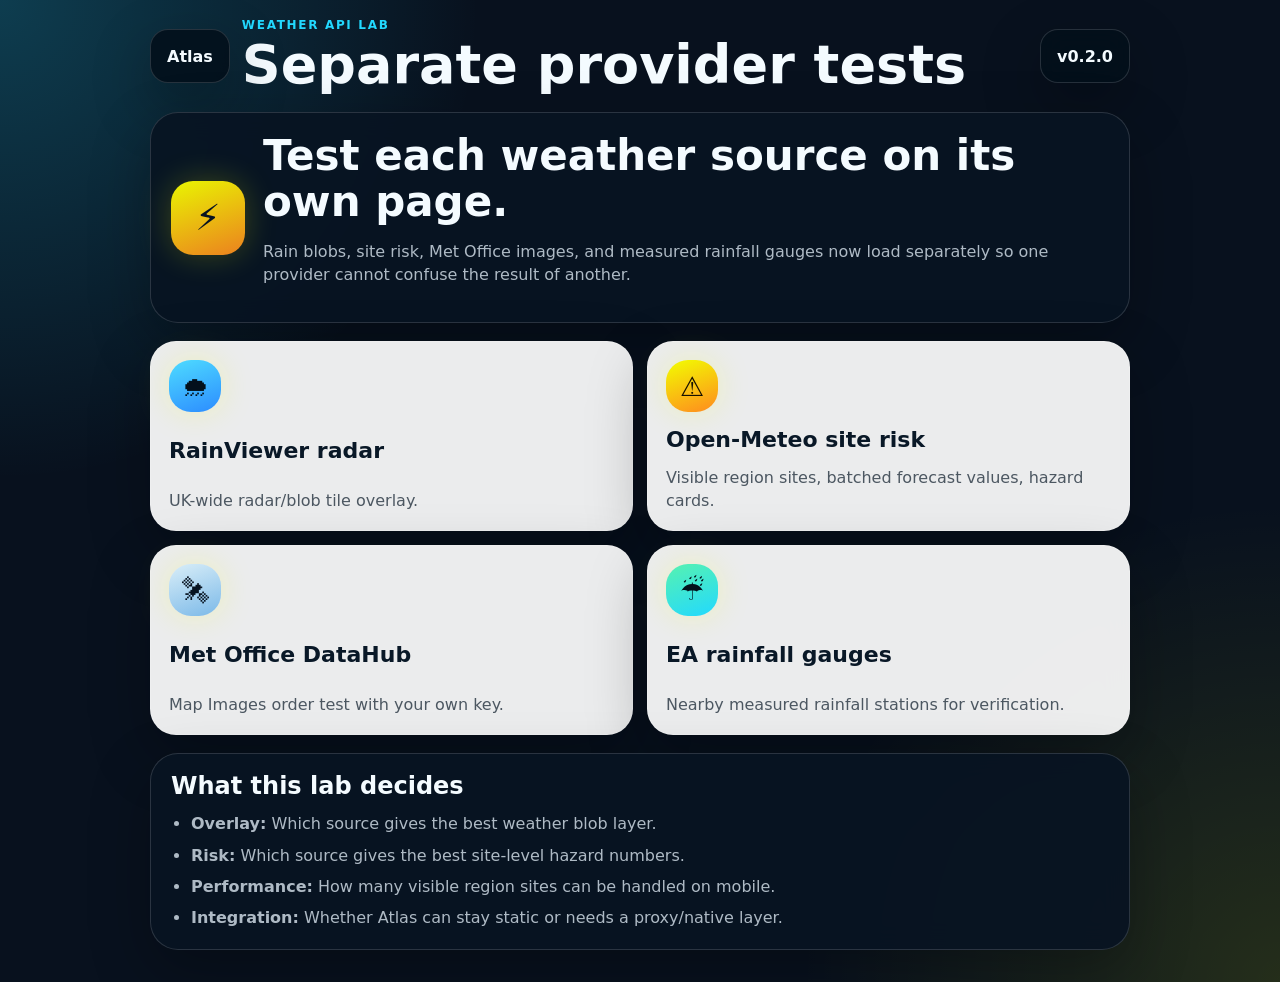
<file: index.html>
<!doctype html>
<html lang="en">
<head>
  <meta charset="utf-8" />
  <meta name="viewport" content="width=device-width, initial-scale=1, viewport-fit=cover" />
  <title>Atlas Weather API Lab</title>
  <link rel="stylesheet" href="styles.css?v=0.2.0" />
</head>
<body>
  <main class="lab-shell lab-home">
    <header class="lab-header">
      <a class="back-link" href="https://beezelbun.github.io/The-Field-Engineers-Atlas/">Atlas</a>
      <div>
        <p class="eyebrow">Weather API lab</p>
        <h1>Separate provider tests</h1>
      </div>
      <span class="version-pill">v0.2.0</span>
    </header>

    <section class="hero-card">
      <div class="hero-icon" aria-hidden="true">⚡</div>
      <div>
        <h2>Test each weather source on its own page.</h2>
        <p>Rain blobs, site risk, Met Office images, and measured rainfall gauges now load separately so one provider cannot confuse the result of another.</p>
      </div>
    </section>

    <section class="page-grid" aria-label="Weather provider test pages">
      <a class="page-card radar" href="rainviewer.html">
        <span class="card-icon" aria-hidden="true">🌧</span>
        <strong>RainViewer radar</strong>
        <span>UK-wide radar/blob tile overlay.</span>
      </a>

      <a class="page-card risk" href="openmeteo.html">
        <span class="card-icon" aria-hidden="true">⚠</span>
        <strong>Open-Meteo site risk</strong>
        <span>Visible region sites, batched forecast values, hazard cards.</span>
      </a>

      <a class="page-card metoffice" href="metoffice.html">
        <span class="card-icon" aria-hidden="true">🛰</span>
        <strong>Met Office DataHub</strong>
        <span>Map Images order test with your own key.</span>
      </a>

      <a class="page-card gauges" href="ea-rainfall.html">
        <span class="card-icon" aria-hidden="true">☔</span>
        <strong>EA rainfall gauges</strong>
        <span>Nearby measured rainfall stations for verification.</span>
      </a>
    </section>

    <section class="decision-card">
      <h2>What this lab decides</h2>
      <ul>
        <li><strong>Overlay:</strong> Which source gives the best weather blob layer.</li>
        <li><strong>Risk:</strong> Which source gives the best site-level hazard numbers.</li>
        <li><strong>Performance:</strong> How many visible region sites can be handled on mobile.</li>
        <li><strong>Integration:</strong> Whether Atlas can stay static or needs a proxy/native layer.</li>
      </ul>
    </section>
  </main>
</body>
</html>
</file>
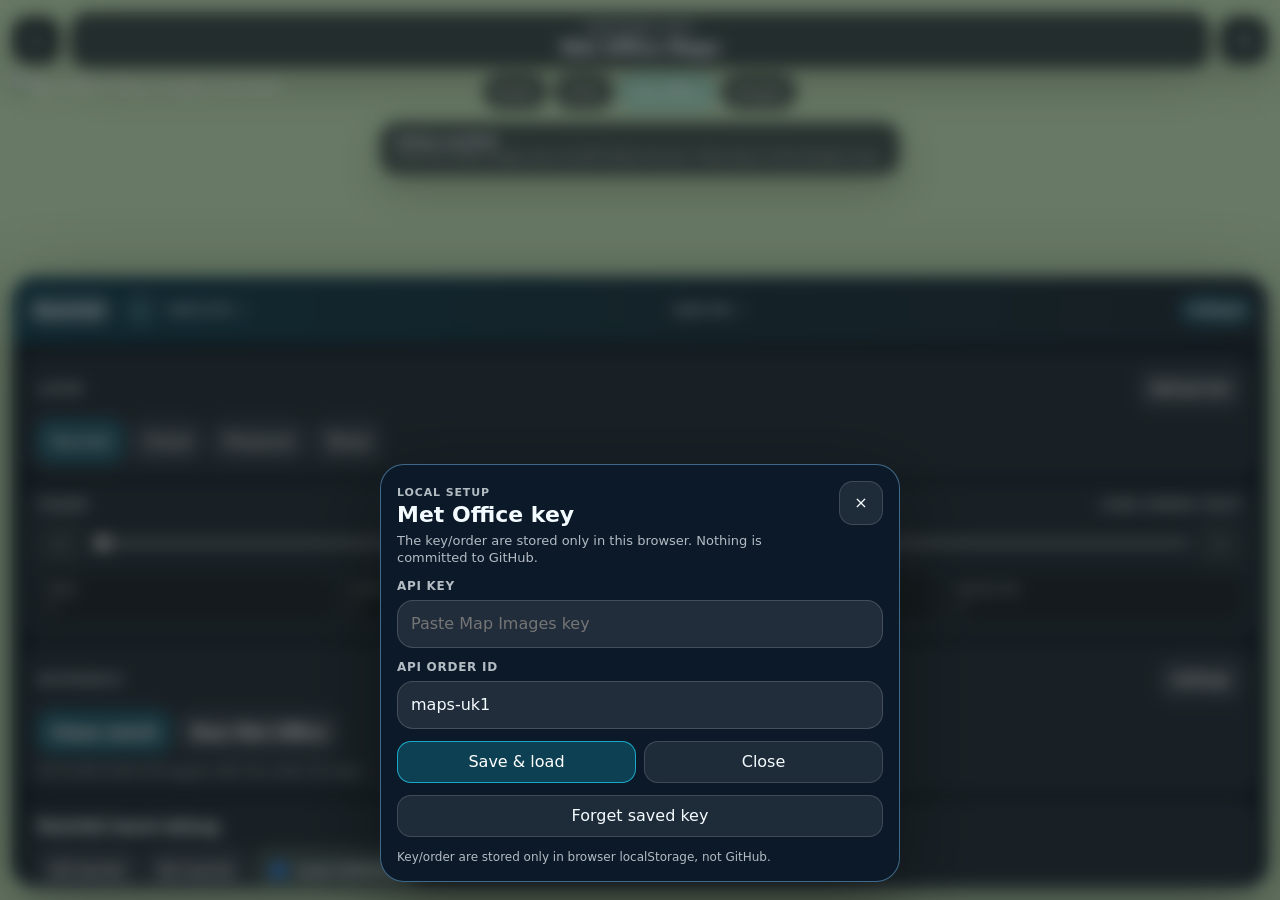
<file: metoffice.html>
<!doctype html>
<html lang="en">
<head>
  <meta charset="utf-8" />
  <meta name="viewport" content="width=device-width, initial-scale=1, viewport-fit=cover" />
  <title>Met Office Map Images · Atlas Weather API Lab</title>
  <link rel="stylesheet" href="styles.css?v=0.3.8" />
  <link rel="stylesheet" href="metoffice.css?v=0.3.9" />
</head>
<body class="metoffice-redo-page">
  <main class="mo-shell" data-page="metoffice">
    <section class="mo-stage" aria-label="Met Office map image preview">
      <img id="moImage" class="mo-image" alt="Met Office Map Images preview" hidden />
      <div id="moPlaceholder" class="mo-empty-state">
        <strong>Met Office forecast image</strong>
        <span>Paste your local Map Images key/order once. The order list is cached locally and only the selected PNG frame is loaded.</span>
      </div>
    </section>

    <header class="mo-topbar" aria-label="Met Office page header">
      <a class="mo-round-button" href="index.html" aria-label="Back to lab home">‹</a>
      <div class="mo-title">
        <span>Provider test</span>
        <strong>Met Office Maps</strong>
      </div>
      <button class="mo-round-button" id="moOpenSettings" type="button" aria-label="Open Met Office settings">⚙</button>
    </header>

    <nav class="mo-provider-nav" aria-label="Provider pages">
      <a href="rainviewer.html">Radar</a>
      <a href="openmeteo.html">Sites</a>
      <a class="is-active" href="metoffice.html">Met Office</a>
      <a href="ea-rainfall.html">Gauges</a>
    </nav>

    <section class="mo-status" id="moStatus" aria-live="polite">
      <strong>Waiting for setup</strong>
      <span>Saved Map Images key/order will auto-load from this browser if already stored.</span>
    </section>

    <section class="mo-bottom-panel" id="moPanel" aria-label="Met Office image controls">
      <button class="mo-panel-summary" id="moPanelToggle" type="button" aria-expanded="true">
        <span class="mo-summary-name" id="moCompactLayer">Rainfall</span>
        <span class="mo-summary-step" id="moCompactStep">T+0</span>
        <span id="moCompactUtc">Valid UTC: --</span>
        <span id="moCompactUk">Valid UK: --</span>
        <strong id="moPanelToggleText">Collapse</strong>
      </button>

      <div class="mo-panel-body" id="moPanelBody">
        <div class="mo-control-section">
          <div class="mo-section-head">
            <span>Layer</span>
            <button class="mo-small-button" id="moRefreshOrder" type="button">Refresh list</button>
          </div>
          <div class="mo-layer-grid" aria-label="Met Office layers">
            <button class="mo-layer-button is-active" type="button" data-layer="rainfall">Rainfall</button>
            <button class="mo-layer-button" type="button" data-layer="cloud">Cloud</button>
            <button class="mo-layer-button" type="button" data-layer="pressure">Pressure</button>
            <button class="mo-layer-button" type="button" data-layer="temperature">Temp</button>
          </div>
        </div>

        <div class="mo-control-section">
          <div class="mo-section-head">
            <span>Frame</span>
            <span id="moFrameCount">Load order first</span>
          </div>
          <div class="mo-frame-controls">
            <button id="moPrevFrame" type="button" aria-label="Previous Met Office frame">‹</button>
            <input id="moFrameSlider" type="range" min="0" max="0" value="0" disabled />
            <button id="moNextFrame" type="button" aria-label="Next Met Office frame">›</button>
          </div>
          <div class="mo-time-grid" aria-live="polite">
            <div><span>Run</span><strong id="moRunLabel">--</strong></div>
            <div><span>Step</span><strong id="moStepLabel">--</strong></div>
            <div><span>Valid UTC</span><strong id="moValidUtcLabel">--</strong></div>
            <div><span>Valid UK</span><strong id="moValidUkLabel">--</strong></div>
          </div>
        </div>

        <div class="mo-control-section">
          <div class="mo-section-head">
            <span>Reference</span>
            <button class="mo-small-button" id="moOpenSettingsInline" type="button">Settings</button>
          </div>
          <div class="mo-view-toggle" role="group" aria-label="Rainfall colour comparison">
            <button class="is-active" id="moCleanView" type="button">Clean mm/h</button>
            <button id="moRawView" type="button">Raw Met Office</button>
          </div>
          <p class="mo-note" id="moMetaLabel">Full model extent will appear after the order list loads.</p>
        </div>

        <details class="mo-band-debug" id="moBandDebug" open>
          <summary>Rainfall band debug</summary>
          <div class="mo-debug-actions">
            <button class="mo-small-button" id="moAllBands" type="button">All bands</button>
            <button class="mo-small-button" id="moNoBands" type="button">No bands</button>
            <label class="mo-land-toggle"><input id="moShowLand" type="checkbox" checked /> Land #B3D0AE</label>
          </div>
          <div class="mo-band-list" id="moBandList" aria-label="Rainfall band filters"></div>
          <div class="mo-count-grid" id="moCountGrid" aria-label="Pixel classification counts"></div>
        </details>
      </div>
    </section>

    <section class="mo-settings-panel" id="moSettingsPanel" aria-label="Met Office setup" hidden>
      <div class="mo-settings-card">
        <div class="mo-settings-head">
          <div>
            <span>Local setup</span>
            <strong>Met Office key</strong>
            <p>The key/order are stored only in this browser. Nothing is committed to GitHub.</p>
          </div>
          <button class="mo-close-button" id="moCloseSettings" type="button" aria-label="Close settings">×</button>
        </div>

        <label class="mo-input-row">
          <span>API key</span>
          <input id="moApiKey" type="password" autocomplete="off" placeholder="Paste Map Images key" />
        </label>

        <label class="mo-input-row">
          <span>API Order ID</span>
          <input id="moOrderId" autocomplete="off" autocapitalize="off" spellcheck="false" placeholder="maps-uk1" />
        </label>

        <div class="mo-settings-actions">
          <button class="mo-primary-button" id="moSaveSettings" type="button">Save & load</button>
          <button class="mo-secondary-button" id="moCloseSetup" type="button">Close</button>
        </div>

        <div class="mo-settings-actions mo-settings-actions-secondary">
          <button class="mo-secondary-button" id="moForgetSettings" type="button">Forget saved key</button>
        </div>

        <p class="mo-note" id="moStorageNote">Key/order are not saved in GitHub.</p>
      </div>
    </section>
  </main>

  <script src="metoffice.js?v=0.3.9"></script>
</body>
</html>
</file>
<file: styles.css>
:root {
  color-scheme: light;
  --page-bg: #08111e;
  --card-bg: rgba(8, 20, 34, 0.92);
  --card-bg-soft: rgba(255, 255, 255, 0.92);
  --line: rgba(255, 255, 255, 0.14);
  --line-dark: rgba(7, 18, 31, 0.12);
  --text: #f4fbff;
  --text-soft: rgba(234, 246, 255, 0.74);
  --text-dark: #091827;
  --text-dark-soft: rgba(9, 24, 39, 0.7);
  --cyan: #22d9ff;
  --yellow: #f6d55c;
  --orange: #ff8a1f;
  --red: #ff3131;
  --blue: #2c8cff;
  --green: #36dc72;
  --shadow: 0 22px 60px rgba(0, 0, 0, 0.28);
  --safe-top: env(safe-area-inset-top, 0px);
  --safe-bottom: env(safe-area-inset-bottom, 0px);
  font-family: Inter, ui-sans-serif, system-ui, -apple-system, BlinkMacSystemFont, "Segoe UI", sans-serif;
}

* { box-sizing: border-box; }

html, body {
  width: 100%;
  min-height: 100%;
  margin: 0;
}

body {
  background:
    radial-gradient(circle at top left, rgba(34, 217, 255, 0.22), transparent 30rem),
    radial-gradient(circle at bottom right, rgba(242, 255, 0, 0.12), transparent 30rem),
    var(--page-bg);
  color: var(--text);
}

a { color: inherit; }

button, input, select {
  font: inherit;
}

button, a, input, select {
  -webkit-tap-highlight-color: transparent;
}

.lab-shell {
  min-height: 100vh;
  min-height: 100svh;
}

.lab-home,
.page-shell {
  width: min(980px, calc(100vw - 28px));
  margin: 0 auto;
  padding: calc(var(--safe-top) + 18px) 0 calc(var(--safe-bottom) + 32px);
}

.map-shell {
  position: fixed;
  inset: 0;
  overflow: hidden;
  background: #071321;
}

.map {
  position: absolute;
  inset: 0;
  z-index: 1;
}

.lab-header,
.map-header {
  display: grid;
  align-items: center;
  gap: 12px;
}

.lab-header {
  grid-template-columns: auto 1fr auto;
  margin-bottom: 18px;
}

.map-header {
  position: fixed;
  z-index: 4200;
  left: 14px;
  right: 14px;
  top: calc(var(--safe-top) + 14px);
  grid-template-columns: 54px 1fr 54px;
}

.back-link,
.version-pill,
.shell-button,
.title-box,
.search-box,
.page-tabs,
.mini-nav,
.hero-card,
.page-card,
.decision-card,
.form-card,
.floating-panel {
  border: 1px solid var(--line);
  box-shadow: var(--shadow);
  backdrop-filter: blur(14px);
}

.back-link,
.version-pill,
.shell-button,
.title-box,
.search-box {
  min-height: 54px;
  border-radius: 18px;
  background: rgba(3, 15, 27, 0.88);
  color: var(--text);
  text-decoration: none;
}

.back-link,
.version-pill,
.shell-button {
  display: grid;
  place-items: center;
  padding: 0 16px;
  font-weight: 800;
}

.shell-button {
  border-color: rgba(34, 217, 255, 0.58);
  box-shadow: 0 0 22px rgba(34, 217, 255, 0.22);
  font-size: 30px;
  line-height: 1;
}

.title-box,
.search-box {
  display: flex;
  align-items: center;
  gap: 10px;
  padding: 0 16px;
}

.title-box {
  display: block;
  padding-top: 7px;
}

.title-box h1,
.lab-header h1,
.hero-card h2,
.decision-card h2,
.form-card h2,
.floating-panel h2 {
  margin: 0;
  line-height: 1.08;
}

.title-box h1 { font-size: 19px; }
.lab-header h1 { font-size: clamp(28px, 8vw, 54px); }

.eyebrow {
  margin: 0 0 4px;
  color: var(--cyan);
  font-size: 12px;
  font-weight: 800;
  letter-spacing: 0.14em;
  text-transform: uppercase;
}

.search-box span {
  font-size: 30px;
  line-height: 1;
}

.search-box input,
.input-row input,
.input-row select {
  width: 100%;
  min-width: 0;
  border: 0;
  outline: 0;
  background: transparent;
  color: inherit;
}

.search-box input::placeholder,
.input-row input::placeholder {
  color: rgba(234, 246, 255, 0.62);
}

.hero-card,
.decision-card,
.form-card {
  border-radius: 28px;
  background: var(--card-bg);
  padding: 20px;
  margin-top: 18px;
}

.hero-card {
  display: grid;
  grid-template-columns: 74px 1fr;
  align-items: center;
  gap: 18px;
}

.hero-card h2 { font-size: clamp(24px, 6vw, 42px); }
.hero-card p,
.page-card span,
.decision-card li,
.form-card p,
.floating-panel p,
.source-note {
  color: var(--text-soft);
  line-height: 1.45;
}

.hero-icon,
.card-icon,
.hazard-icon {
  display: grid;
  place-items: center;
  border-radius: 22px;
  background: linear-gradient(160deg, rgba(242,255,0,0.96), rgba(255,138,31,0.92));
  color: #071321;
  box-shadow: 0 0 32px rgba(242,255,0,0.22);
}

.hero-icon {
  width: 74px;
  height: 74px;
  font-size: 36px;
}

.page-grid {
  display: grid;
  grid-template-columns: repeat(2, minmax(0, 1fr));
  gap: 14px;
  margin-top: 18px;
}

.page-card {
  min-height: 190px;
  display: flex;
  flex-direction: column;
  justify-content: space-between;
  gap: 10px;
  border-radius: 26px;
  background: rgba(255,255,255,0.92);
  color: var(--text-dark);
  padding: 18px;
  text-decoration: none;
}

.page-card strong {
  font-size: 22px;
  line-height: 1.05;
}

.page-card span:not(.card-icon) {
  color: var(--text-dark-soft);
}

.card-icon {
  width: 52px;
  height: 52px;
  font-size: 27px;
}

.page-card.radar .card-icon { background: linear-gradient(160deg, #4edcff, #2c8cff); color: #03101c; }
.page-card.risk .card-icon { background: linear-gradient(160deg, #f2ff00, #ff8a1f); color: #161000; }
.page-card.metoffice .card-icon { background: linear-gradient(160deg, #d9eef8, #7bb9e8); color: #071321; }
.page-card.gauges .card-icon { background: linear-gradient(160deg, #56f2b0, #22d9ff); color: #03101c; }

.decision-card ul {
  margin: 12px 0 0;
  padding-left: 20px;
}

.decision-card li + li { margin-top: 8px; }

.page-tabs,
.mini-nav {
  display: flex;
  gap: 8px;
  padding: 8px;
  border-radius: 22px;
  background: rgba(3, 15, 27, 0.78);
}

.page-tabs {
  margin: 18px 0;
}

.mini-nav {
  position: fixed;
  z-index: 4200;
  left: 14px;
  right: 14px;
  top: calc(var(--safe-top) + 78px);
  overflow-x: auto;
}

.page-tabs a,
.mini-nav a {
  flex: 1;
  min-width: max-content;
  padding: 10px 12px;
  border-radius: 15px;
  color: rgba(240, 250, 255, 0.74);
  text-align: center;
  text-decoration: none;
  font-size: 14px;
  font-weight: 800;
}

.page-tabs a.is-active,
.mini-nav a.is-active {
  background: rgba(34, 217, 255, 0.16);
  color: var(--text);
  box-shadow: inset 0 0 0 1px rgba(34, 217, 255, 0.34);
}

.mode-pill {
  position: fixed;
  z-index: 4300;
  top: calc(var(--safe-top) + 140px);
  left: 50%;
  transform: translateX(-50%);
  min-width: min(76vw, 360px);
  min-height: 42px;
  display: flex;
  align-items: center;
  justify-content: center;
  gap: 10px;
  padding: 8px 14px;
  border: 2px solid var(--cyan);
  border-radius: 999px;
  color: var(--cyan);
  background: rgba(5, 13, 22, 0.9);
  box-shadow: 0 0 30px rgba(34,217,255,0.28);
  letter-spacing: 0.12em;
  font-size: 12px;
}

.mode-pill.warning {
  border-color: var(--yellow);
  color: var(--yellow);
  box-shadow: 0 0 30px rgba(242,255,0,0.3);
}

.mode-pill.gauges-mode {
  border-color: var(--green);
  color: var(--green);
  box-shadow: 0 0 30px rgba(54,220,114,0.28);
}

.mode-pulse {
  animation: pulseFlash 1.2s infinite alternate;
}

.floating-panel {
  position: fixed;
  z-index: 4300;
  left: 18px;
  bottom: calc(var(--safe-bottom) + 18px);
  width: min(360px, calc(100vw - 36px));
  max-height: min(54vh, 470px);
  overflow: auto;
  border-radius: 26px;
  background: rgba(7, 18, 31, 0.93);
  color: var(--text);
  padding: 16px;
}

.wide-panel {
  width: min(440px, calc(100vw - 36px));
}

.panel-head {
  display: flex;
  align-items: center;
  gap: 12px;
  margin-bottom: 10px;
}

.hazard-icon {
  width: 48px;
  height: 48px;
  flex: 0 0 auto;
  font-size: 24px;
}

.button-stack {
  display: grid;
  gap: 10px;
  margin-top: 14px;
}

.inline-buttons {
  grid-template-columns: 1fr 1fr;
}

.primary-action,
.secondary-action,
.small-action {
  min-height: 48px;
  border: 0;
  border-radius: 16px;
  font-weight: 900;
  cursor: pointer;
}

.primary-action {
  background: linear-gradient(135deg, var(--yellow), var(--orange));
  color: #101100;
  box-shadow: 0 0 26px rgba(242,255,0,0.22);
}

.secondary-action {
  border: 1px solid rgba(255,255,255,0.15);
  background: rgba(255,255,255,0.08);
  color: var(--text);
}

.primary-action:disabled,
.secondary-action:disabled {
  opacity: 0.58;
}

.range-row,
.input-row {
  display: grid;
  gap: 8px;
  margin-top: 14px;
}

.range-row {
  grid-template-columns: 72px 1fr 72px;
  align-items: center;
}

.range-row span,
.input-row span {
  color: var(--text-soft);
  font-size: 13px;
  font-weight: 800;
}

.range-row strong {
  text-align: right;
  color: var(--text);
  font-size: 13px;
}

.input-row input,
.input-row select {
  min-height: 48px;
  padding: 0 14px;
  border: 1px solid rgba(255,255,255,0.15);
  border-radius: 16px;
  background: rgba(255,255,255,0.08);
}

.input-row select {
  color: var(--text-dark);
  background: rgba(255,255,255,0.92);
}

.compact-row {
  margin-top: 8px;
}

.source-note {
  margin-top: 12px;
  padding: 10px 12px;
  border-radius: 16px;
  background: rgba(34, 217, 255, 0.1);
  font-size: 13px;
}

.quick-grid {
  display: grid;
  grid-template-columns: repeat(3, 1fr);
  gap: 9px;
  margin-top: 12px;
}

.quick-grid.two {
  grid-template-columns: repeat(2, 1fr);
}

.quick-grid article {
  min-height: 68px;
  padding: 10px;
  border-radius: 17px;
  background: rgba(255,255,255,0.08);
}

.quick-grid strong {
  display: block;
  font-size: 22px;
}

.quick-grid span {
  display: block;
  margin-top: 4px;
  color: var(--text-soft);
  font-size: 12px;
}

.risk-list {
  display: grid;
  gap: 8px;
  margin-top: 12px;
}

.risk-list.compact {
  max-height: 220px;
  overflow: auto;
}

.result-card,
.gauge-card {
  display: grid;
  gap: 3px;
  padding: 11px 12px;
  border: 1px solid rgba(255,255,255,0.12);
  border-radius: 16px;
  background: rgba(255,255,255,0.08);
}

.result-card strong,
.gauge-card strong {
  color: var(--text);
}

.result-card span,
.gauge-card span {
  color: var(--text-soft);
  font-size: 13px;
}

.result-card button,
.gauge-card button {
  justify-self: start;
  min-height: 34px;
  margin-top: 6px;
  padding: 0 12px;
  border: 0;
  border-radius: 999px;
  background: rgba(34,217,255,0.16);
  color: var(--text);
  font-weight: 800;
}

.metoffice-output {
  min-height: 120px;
  margin-top: 14px;
  padding: 14px;
  border: 1px solid rgba(255,255,255,0.14);
  border-radius: 18px;
  background: rgba(0,0,0,0.24);
  color: var(--text-soft);
  white-space: pre-wrap;
  overflow-wrap: anywhere;
}

.metoffice-output img {
  display: block;
  max-width: 100%;
  margin-top: 12px;
  border-radius: 14px;
  background: #fff;
}

.site-dot,
.gauge-dot {
  width: 22px;
  height: 22px;
  border-radius: 999px;
  border: 3px solid rgba(255,255,255,0.9);
  background: var(--cyan);
  box-shadow: 0 0 18px rgba(34,217,255,0.5);
}

.site-dot.low { background: var(--cyan); }
.site-dot.moderate { background: var(--yellow); box-shadow: 0 0 18px rgba(242,255,0,0.55); }
.site-dot.high { background: var(--orange); box-shadow: 0 0 18px rgba(255,138,31,0.55); }
.site-dot.severe { background: var(--red); box-shadow: 0 0 18px rgba(255,49,49,0.55); }
.site-dot.none { background: var(--blue); }

.gauge-dot { background: var(--green); box-shadow: 0 0 18px rgba(54,220,114,0.5); }
.gauge-dot.wet { background: var(--blue); box-shadow: 0 0 18px rgba(44,140,255,0.55); }
.gauge-dot.heavy { background: var(--orange); box-shadow: 0 0 18px rgba(255,138,31,0.58); }

.site-label {
  padding: 3px 7px;
  border-radius: 999px;
  background: rgba(5, 13, 22, 0.82);
  color: #fff;
  font-size: 11px;
  font-weight: 900;
  white-space: nowrap;
  box-shadow: 0 6px 14px rgba(0,0,0,0.22);
}

.leaflet-control-zoom {
  margin-bottom: 22px !important;
}

@keyframes pulseFlash {
  from { opacity: 0.55; transform: scale(0.92); }
  to { opacity: 1; transform: scale(1.08); }
}

@media (max-width: 720px) {
  .page-grid {
    grid-template-columns: 1fr;
  }

  .lab-header {
    grid-template-columns: 1fr auto;
  }

  .lab-header .back-link {
    grid-column: 1 / -1;
    justify-self: start;
  }

  .hero-card {
    grid-template-columns: 1fr;
  }

  .hero-icon {
    width: 62px;
    height: 62px;
  }

  .floating-panel {
    left: 12px;
    right: 12px;
    bottom: calc(var(--safe-bottom) + 12px);
    width: auto;
    max-height: 46vh;
  }

  .mode-pill {
    top: calc(var(--safe-top) + 130px);
    min-width: min(86vw, 360px);
  }

  .mini-nav {
    gap: 6px;
  }

  .mini-nav a {
    font-size: 12px;
    padding: 9px 10px;
  }
}


/* v0.2.2: dismissible provider panels and softer blue radar tiles. */
.svg-filters {
  position: absolute;
  width: 0;
  height: 0;
  overflow: hidden;
}

.panel-head-with-action {
  display: grid;
  grid-template-columns: auto 1fr auto;
}

.panel-close-button {
  width: 42px;
  height: 42px;
  display: grid;
  place-items: center;
  align-self: start;
  border: 1px solid rgba(255, 255, 255, 0.18);
  border-radius: 999px;
  background: rgba(255, 255, 255, 0.1);
  color: var(--text);
  font-size: 28px;
  font-weight: 800;
  line-height: 1;
  cursor: pointer;
}

.panel-close-button:active,
.panel-open-button:active {
  transform: scale(0.96);
}

.panel-open-button {
  position: fixed;
  z-index: 4300;
  left: 18px;
  bottom: calc(var(--safe-bottom) + 18px);
  min-height: 54px;
  max-width: calc(100vw - 36px);
  display: flex;
  align-items: center;
  gap: 10px;
  padding: 0 18px;
  border: 1px solid rgba(34, 217, 255, 0.48);
  border-radius: 18px;
  background: rgba(7, 18, 31, 0.94);
  color: var(--text);
  box-shadow: 0 0 26px rgba(34, 217, 255, 0.24), var(--shadow);
  font-weight: 900;
  cursor: pointer;
  backdrop-filter: blur(14px);
}

.panel-open-button.warning {
  border-color: rgba(242, 255, 0, 0.58);
  box-shadow: 0 0 26px rgba(242, 255, 0, 0.24), var(--shadow);
}

.panel-open-button.gauges-mode {
  border-color: rgba(54, 220, 114, 0.58);
  box-shadow: 0 0 26px rgba(54, 220, 114, 0.22), var(--shadow);
}

.radar-blue-recolour {
  filter: url("#atlasSoftBlueRadar");
}

.leaflet-popup-content-wrapper,
.leaflet-popup-tip {
  background: rgba(7, 18, 31, 0.96);
  color: var(--text);
}

.leaflet-popup-content-wrapper {
  border: 1px solid rgba(34, 217, 255, 0.32);
  border-radius: 16px;
  box-shadow: 0 18px 48px rgba(0, 0, 0, 0.32);
  backdrop-filter: blur(12px);
}

.leaflet-popup-close-button {
  width: 32px !important;
  height: 32px !important;
  display: grid !important;
  place-items: center !important;
  border-radius: 999px;
  color: var(--text) !important;
  font-size: 22px !important;
  line-height: 30px !important;
}

@media (max-width: 720px) {
  .panel-open-button {
    left: 12px;
    bottom: calc(var(--safe-bottom) + 12px);
  }
}


/* v0.2.3: max-detail site popup and true blue/cyan RainViewer repaint support. */
.atlas-radar-canvas {
  image-rendering: auto;
}

.atlas-radar-css-fallback {
  filter: hue-rotate(145deg) saturate(1.7) brightness(1.08);
}

.leaflet-popup-content {
  margin: 0 !important;
  width: auto !important;
}

.site-weather-popup {
  width: min(330px, 78vw);
  max-height: min(62vh, 560px);
  overflow: auto;
  padding: 14px;
  color: var(--text);
}

.site-popup-header {
  display: grid;
  grid-template-columns: 1fr auto;
  align-items: start;
  gap: 10px;
}

.site-popup-header h3 {
  margin: 0;
  font-size: 22px;
  line-height: 1.04;
}

.risk-badge {
  display: inline-flex;
  align-items: center;
  min-height: 30px;
  padding: 0 10px;
  border-radius: 999px;
  background: rgba(34, 217, 255, 0.14);
  color: var(--cyan);
  font-size: 12px;
  font-weight: 900;
  text-transform: uppercase;
  letter-spacing: 0.08em;
}

.risk-moderate .risk-badge { background: rgba(242, 255, 0, 0.16); color: var(--yellow); }
.risk-high .risk-badge { background: rgba(255, 138, 31, 0.16); color: var(--orange); }
.risk-severe .risk-badge { background: rgba(255, 49, 49, 0.16); color: #ff8e8e; }

.site-popup-meta {
  display: flex;
  flex-wrap: wrap;
  gap: 6px;
  margin-top: 8px;
  color: var(--text-soft);
  font-size: 12px;
}

.site-popup-meta span {
  padding: 4px 7px;
  border-radius: 999px;
  background: rgba(255,255,255,0.07);
}

.popup-hazard-strip {
  display: grid;
  gap: 4px;
  margin-top: 12px;
  padding: 10px 12px;
  border-left: 3px solid var(--cyan);
  border-radius: 14px;
  background: rgba(34, 217, 255, 0.1);
}

.risk-moderate .popup-hazard-strip { border-left-color: var(--yellow); background: rgba(242,255,0,0.09); }
.risk-high .popup-hazard-strip { border-left-color: var(--orange); background: rgba(255,138,31,0.1); }
.risk-severe .popup-hazard-strip { border-left-color: var(--red); background: rgba(255,49,49,0.1); }

.popup-hazard-strip strong {
  font-size: 15px;
}

.popup-hazard-strip span,
.popup-footnote,
.popup-check-list,
.popup-metric small,
.popup-hour-card small {
  color: var(--text-soft);
}

.popup-metric-grid {
  display: grid;
  grid-template-columns: repeat(2, minmax(0, 1fr));
  gap: 8px;
  margin-top: 12px;
}

.popup-metric,
.popup-hour-card {
  display: grid;
  gap: 3px;
  min-width: 0;
  padding: 9px;
  border: 1px solid rgba(255,255,255,0.1);
  border-radius: 14px;
  background: rgba(255,255,255,0.07);
}

.popup-metric span {
  color: var(--cyan);
  font-size: 11px;
  font-weight: 900;
  text-transform: uppercase;
  letter-spacing: 0.07em;
}

.popup-metric strong {
  overflow: hidden;
  text-overflow: ellipsis;
  color: var(--text);
  font-size: 16px;
  line-height: 1.05;
  white-space: nowrap;
}

.popup-section {
  margin-top: 13px;
}

.popup-section h4 {
  margin: 0 0 8px;
  font-size: 13px;
  letter-spacing: 0.08em;
  text-transform: uppercase;
}

.popup-hour-strip {
  display: grid;
  grid-template-columns: repeat(3, minmax(0, 1fr));
  gap: 7px;
}

.popup-hour-card {
  text-align: center;
}

.popup-hour-card span {
  font-size: 19px;
}

.popup-hour-card b {
  color: var(--text);
  font-size: 13px;
}

.popup-check-list {
  margin: 0;
  padding-left: 18px;
  line-height: 1.35;
}

.popup-check-list li + li {
  margin-top: 5px;
}

.popup-footnote {
  margin: 12px 0 0;
  padding: 9px 10px;
  border-radius: 13px;
  background: rgba(255,255,255,0.06);
  font-size: 12px;
}

/* v0.2.5: maximum feature site sheet and weather-state marker colours. */
.site-dot {
  display: grid;
  place-items: center;
  width: 28px;
  height: 28px;
  border: 4px solid rgba(255,255,255,0.94);
  color: #08111b;
  font-size: 16px;
  font-weight: 950;
  line-height: 1;
}

.site-dot.wx-unloaded {
  background: #71808f;
  box-shadow: 0 0 12px rgba(113,128,143,0.35);
}

.site-dot.wx-normal {
  width: 20px;
  height: 20px;
  background: #f6d55c;
  box-shadow: 0 0 10px rgba(246,213,92,0.35);
}

.site-dot.wx-rain {
  background: #22d9ff;
  box-shadow: 0 0 18px rgba(34,217,255,0.6);
}

.site-dot.wx-storm {
  background: #ff8a1f;
  box-shadow: 0 0 20px rgba(255,138,31,0.68);
}

.site-dot.wx-lightning {
  background: #ff3131;
  color: #fff;
  box-shadow: 0 0 22px rgba(255,49,49,0.74);
}

.compact-risk-card {
  border-left: 4px solid rgba(255,255,255,0.16);
}

.compact-risk-card.wx-normal { border-left-color: #f6d55c; }
.compact-risk-card.wx-rain { border-left-color: #22d9ff; }
.compact-risk-card.wx-storm { border-left-color: #ff8a1f; }
.compact-risk-card.wx-lightning { border-left-color: #ff3131; }

.site-detail-panel {
  position: fixed;
  z-index: 860;
  left: 18px;
  right: 18px;
  bottom: calc(var(--safe-bottom) + 76px);
  max-height: min(72dvh, 720px);
  overflow: auto;
  border: 1px solid rgba(34,217,255,0.42);
  border-radius: 28px;
  background: linear-gradient(145deg, rgba(5,13,22,0.96), rgba(12,26,39,0.94));
  color: var(--text);
  box-shadow: 0 22px 70px rgba(0,0,0,0.46), 0 0 34px rgba(34,217,255,0.16);
  backdrop-filter: blur(18px);
  -webkit-backdrop-filter: blur(18px);
}

.sticky-detail-head {
  position: sticky;
  top: 0;
  z-index: 2;
  padding: 16px 16px 10px;
  background: linear-gradient(180deg, rgba(5,13,22,0.98), rgba(5,13,22,0.86));
  border-bottom: 1px solid rgba(255,255,255,0.08);
}

.site-detail-content {
  display: grid;
  gap: 14px;
  padding: 14px 16px 18px;
}

.site-detail-hero {
  display: grid;
  grid-template-columns: 1fr auto;
  gap: 12px;
  align-items: start;
  padding: 14px;
  border-radius: 22px;
  background: rgba(255,255,255,0.06);
  border: 1px solid rgba(255,255,255,0.09);
}

.site-detail-hero h2 {
  margin: 0;
  font-size: clamp(30px, 8vw, 48px);
  line-height: 0.95;
}

.site-detail-hero.wx-normal { box-shadow: inset 0 0 0 1px rgba(246,213,92,0.18); }
.site-detail-hero.wx-rain { box-shadow: inset 0 0 0 1px rgba(34,217,255,0.24); }
.site-detail-hero.wx-storm { box-shadow: inset 0 0 0 1px rgba(255,138,31,0.26); }
.site-detail-hero.wx-lightning { box-shadow: inset 0 0 0 1px rgba(255,49,49,0.32); }

.detail-state-badge {
  display: inline-flex;
  align-items: center;
  justify-content: center;
  min-height: 34px;
  padding: 0 12px;
  border-radius: 999px;
  background: rgba(34,217,255,0.14);
  color: var(--cyan);
  font-size: 12px;
  font-weight: 950;
  letter-spacing: 0.07em;
  text-transform: uppercase;
  white-space: nowrap;
}

.site-detail-hero.wx-normal .detail-state-badge { background: rgba(246,213,92,0.18); color: #ffe589; }
.site-detail-hero.wx-rain .detail-state-badge { background: rgba(34,217,255,0.16); color: var(--cyan); }
.site-detail-hero.wx-storm .detail-state-badge { background: rgba(255,138,31,0.18); color: var(--orange); }
.site-detail-hero.wx-lightning .detail-state-badge { background: rgba(255,49,49,0.18); color: #ff9b9b; }

.popup-hazard-strip.risk-none,
.risk-none .popup-hazard-strip { border-left-color: #f6d55c; background: rgba(246,213,92,0.08); }
.popup-hazard-strip.risk-low,
.risk-low .popup-hazard-strip { border-left-color: var(--cyan); background: rgba(34,217,255,0.09); }
.popup-hazard-strip.risk-moderate,
.risk-moderate .popup-hazard-strip { border-left-color: #22d9ff; background: rgba(34,217,255,0.11); }
.popup-hazard-strip.risk-high,
.risk-high .popup-hazard-strip { border-left-color: var(--orange); background: rgba(255,138,31,0.11); }
.popup-hazard-strip.risk-severe,
.risk-severe .popup-hazard-strip { border-left-color: var(--red); background: rgba(255,49,49,0.12); }

.detail-section {
  display: grid;
  gap: 9px;
}

.detail-section h3 {
  margin: 0;
  color: var(--cyan);
  font-size: 13px;
  font-weight: 950;
  letter-spacing: 0.11em;
  text-transform: uppercase;
}

.popup-metric-grid.four {
  grid-template-columns: repeat(4, minmax(0, 1fr));
}

.popup-metric-grid.four .popup-metric {
  min-height: 88px;
}

.operation-grid {
  display: grid;
  grid-template-columns: repeat(2, minmax(0, 1fr));
  gap: 8px;
}

.operation-check {
  display: grid;
  gap: 4px;
  padding: 11px;
  border: 1px solid rgba(255,255,255,0.1);
  border-left-width: 4px;
  border-radius: 16px;
  background: rgba(255,255,255,0.07);
}

.operation-check strong {
  font-size: 13px;
}

.operation-check span {
  color: var(--text-soft);
  font-size: 12px;
  line-height: 1.28;
}

.operation-check.severity-none { border-left-color: rgba(255,255,255,0.18); }
.operation-check.severity-low { border-left-color: var(--cyan); }
.operation-check.severity-moderate { border-left-color: #22d9ff; }
.operation-check.severity-high { border-left-color: var(--orange); }
.operation-check.severity-severe { border-left-color: var(--red); }

.hour-table {
  display: grid;
  grid-template-columns: repeat(2, minmax(0, 1fr));
  gap: 8px;
}

.hour-feature-card {
  display: grid;
  gap: 3px;
  padding: 10px;
  border: 1px solid rgba(255,255,255,0.11);
  border-left: 4px solid rgba(255,255,255,0.18);
  border-radius: 16px;
  background: rgba(255,255,255,0.07);
  font-size: 12px;
}

.hour-feature-card strong {
  font-size: 14px;
}

.hour-feature-card b {
  color: var(--text);
}

.hour-feature-card span:not(.hour-icon),
.hour-feature-card small {
  color: var(--text-soft);
}

.hour-icon {
  font-size: 22px;
}

.hour-feature-card.risk-low { border-left-color: var(--cyan); }
.hour-feature-card.risk-moderate { border-left-color: #22d9ff; }
.hour-feature-card.risk-high { border-left-color: var(--orange); }
.hour-feature-card.risk-severe { border-left-color: var(--red); }

.raw-details {
  border: 1px solid rgba(255,255,255,0.1);
  border-radius: 18px;
  background: rgba(255,255,255,0.05);
  overflow: hidden;
}

.raw-details summary {
  cursor: pointer;
  padding: 13px 14px;
  color: var(--cyan);
  font-weight: 900;
  letter-spacing: 0.06em;
  text-transform: uppercase;
}

.raw-debug-grid {
  display: grid;
  grid-template-columns: repeat(2, minmax(0, 1fr));
  gap: 1px;
  padding: 0 14px 14px;
}

.raw-debug-grid div {
  display: grid;
  gap: 3px;
  padding: 8px;
  background: rgba(255,255,255,0.055);
}

.raw-debug-grid code {
  color: var(--cyan);
  font-size: 11px;
  white-space: normal;
  overflow-wrap: anywhere;
}

.raw-debug-grid span {
  color: var(--text-soft);
  font-size: 12px;
  overflow-wrap: anywhere;
}

@media (max-width: 720px) {
  .site-detail-panel {
    left: 12px;
    right: 12px;
    bottom: calc(var(--safe-bottom) + 78px);
    max-height: min(72dvh, 650px);
    border-radius: 24px;
  }

  .site-detail-content {
    padding: 12px;
  }

  .site-detail-hero {
    grid-template-columns: 1fr;
  }

  .detail-state-badge {
    justify-self: start;
  }

  .popup-metric-grid.four,
  .operation-grid,
  .hour-table,
  .raw-debug-grid {
    grid-template-columns: repeat(2, minmax(0, 1fr));
  }
}


/* v0.2.6 weather lab refinements */
.radar-timeline-pill {
  min-width: min(86vw, 560px);
  justify-content: stretch;
  grid-template-columns: auto 1fr auto;
  display: grid;
  gap: 10px;
  letter-spacing: 0.08em;
}

.radar-timeline-pill .mode-pulse {
  display: none;
}

.timeline-tag {
  align-self: center;
  color: var(--cyan);
  font-size: 11px;
  font-weight: 950;
  letter-spacing: 0.14em;
  text-transform: uppercase;
  white-space: nowrap;
}

.top-frame-slider {
  width: 100%;
  min-width: 0;
  accent-color: var(--cyan);
}

.radar-readout-grid article {
  min-height: 54px;
}

.site-dot.wx-normal {
  width: 18px;
  height: 18px;
  background: #f6d55c;
  border-color: rgba(255,255,255,0.92);
  box-shadow: 0 0 12px rgba(246,213,92,0.35);
}

.site-dot.wx-rain {
  background: #22d9ff;
  box-shadow: 0 0 20px rgba(34,217,255,0.6);
}

.site-dot.wx-storm {
  background: #ff8a1f;
  box-shadow: 0 0 20px rgba(255,138,31,0.62);
}

.site-dot.wx-lightning {
  background: #ff3131;
  box-shadow: 0 0 20px rgba(255,49,49,0.68);
}

.site-dot.wx-unloaded {
  background: rgba(96,112,128,0.85);
  box-shadow: 0 0 12px rgba(96,112,128,0.35);
}


/* v0.2.7: risk means operational seriousness; weather colour stays separate. */
.site-dot.risk-level-none,
.site-dot.risk-level-unloaded,
.site-dot.risk-level-low {
  border-color: rgba(255,255,255,0.94);
}

.site-dot.risk-level-moderate {
  border-color: #ffad33;
  box-shadow: 0 0 0 5px rgba(255,173,51,0.24), 0 0 18px rgba(255,173,51,0.34);
}

.site-dot.risk-level-high,
.site-dot.risk-level-severe {
  border-color: #ff3131;
  box-shadow: 0 0 0 6px rgba(255,49,49,0.28), 0 0 22px rgba(255,49,49,0.46);
}

.site-dot.wx-storm.risk-level-moderate,
.site-dot.wx-storm.risk-level-low {
  background: #22d9ff;
}

.popup-hazard-strip.risk-low,
.risk-low .popup-hazard-strip {
  border-left-color: var(--cyan);
  background: rgba(34,217,255,0.08);
}

.popup-hazard-strip.risk-moderate,
.risk-moderate .popup-hazard-strip {
  border-left-color: #ffad33;
  background: rgba(255,173,51,0.13);
}

.popup-hazard-strip.risk-high,
.risk-high .popup-hazard-strip,
.popup-hazard-strip.risk-severe,
.risk-severe .popup-hazard-strip {
  border-left-color: var(--red);
  background: rgba(255,49,49,0.13);
}

.operation-check.severity-moderate { border-left-color: #ffad33; }
.operation-check.severity-high,
.operation-check.severity-severe { border-left-color: var(--red); }

.compact-risk-card.wx-storm {
  border-left-color: #ffad33;
}

/* v0.2.9: Met Office full-page map-image preview. */
.metoffice-full-page {
  min-height: 100vh;
  min-height: 100svh;
  background: #071321;
  color: var(--text);
  overflow: hidden;
}

.metoffice-stage {
  position: fixed;
  inset: 0;
  z-index: 1;
  display: grid;
  place-items: center;
  background:
    radial-gradient(circle at 20% 10%, rgba(34, 217, 255, 0.15), transparent 28rem),
    radial-gradient(circle at 80% 80%, rgba(242, 255, 0, 0.08), transparent 32rem),
    #dcebf0;
}

.metoffice-image {
  width: 100%;
  height: 100%;
  object-fit: contain;
  background: #eef7fa;
  image-rendering: auto;
}

.metoffice-image.is-rainfall {
  filter: saturate(1.08) contrast(1.04);
}

.metoffice-image.is-cloud {
  filter: saturate(0.85) contrast(1.08);
}

.metoffice-image.is-pressure {
  filter: saturate(1.1) contrast(1.06);
}

.metoffice-image.is-temperature {
  filter: saturate(1.15) contrast(1.02);
}

.metoffice-empty-state {
  width: min(520px, calc(100vw - 42px));
  padding: 24px;
  border: 1px solid rgba(7, 18, 31, 0.16);
  border-radius: 28px;
  background: rgba(255, 255, 255, 0.88);
  color: var(--text-dark);
  box-shadow: var(--shadow);
  text-align: center;
}

.metoffice-empty-state strong {
  display: block;
  font-size: 28px;
  margin-bottom: 10px;
}

.metoffice-empty-state span {
  display: block;
  color: var(--text-dark-soft);
  line-height: 1.45;
}

.metoffice-viewport-header {
  position: fixed;
  z-index: 4300;
  left: 14px;
  right: 14px;
  top: calc(var(--safe-top) + 14px);
  display: grid;
  grid-template-columns: 54px 1fr 54px;
  gap: 12px;
  align-items: center;
}

.metoffice-viewport-header .title-box {
  min-height: 58px;
}

.metoffice-control-stack {
  position: fixed;
  z-index: 4300;
  right: 14px;
  top: calc(var(--safe-top) + 90px);
  display: grid;
  gap: 10px;
  width: min(178px, 42vw);
}

.metoffice-layer-button,
.metoffice-mini-button {
  min-height: 50px;
  display: flex;
  align-items: center;
  justify-content: flex-start;
  gap: 9px;
  border: 1px solid rgba(255, 255, 255, 0.16);
  border-radius: 17px;
  background: rgba(7, 18, 31, 0.92);
  color: var(--text);
  box-shadow: var(--shadow);
  backdrop-filter: blur(14px);
  padding: 0 13px;
  font-weight: 900;
  cursor: pointer;
}

.metoffice-layer-button .layer-icon {
  width: 28px;
  height: 28px;
  display: grid;
  place-items: center;
  border-radius: 10px;
  background: rgba(255, 255, 255, 0.1);
  font-size: 17px;
}

.metoffice-layer-button.is-active {
  border-color: rgba(34, 217, 255, 0.72);
  box-shadow: 0 0 28px rgba(34, 217, 255, 0.28), var(--shadow);
}

.metoffice-layer-button[data-layer="rainfall"].is-active .layer-icon { background: rgba(44, 140, 255, 0.28); }
.metoffice-layer-button[data-layer="cloud"].is-active .layer-icon { background: rgba(230, 242, 255, 0.22); }
.metoffice-layer-button[data-layer="pressure"].is-active .layer-icon { background: rgba(242, 255, 0, 0.18); }
.metoffice-layer-button[data-layer="temperature"].is-active .layer-icon { background: rgba(255, 138, 31, 0.24); }

.metoffice-mini-button {
  justify-content: center;
  min-height: 46px;
  color: var(--text-soft);
}

.metoffice-frame-panel {
  position: fixed;
  z-index: 4300;
  left: 14px;
  right: 210px;
  bottom: calc(var(--safe-bottom) + 18px);
  min-height: 88px;
  padding: 14px 16px;
  border: 1px solid rgba(34, 217, 255, 0.36);
  border-radius: 24px;
  background: rgba(7, 18, 31, 0.94);
  box-shadow: var(--shadow);
  backdrop-filter: blur(14px);
}

.metoffice-frame-head {
  display: flex;
  align-items: baseline;
  justify-content: space-between;
  gap: 14px;
  margin-bottom: 10px;
}

.metoffice-frame-head strong {
  font-size: 14px;
  letter-spacing: 0.13em;
  text-transform: uppercase;
  color: var(--cyan);
}

.metoffice-frame-head span {
  color: var(--text-soft);
  font-size: 13px;
  font-weight: 800;
}

.metoffice-frame-range {
  display: grid;
  grid-template-columns: auto 1fr auto;
  align-items: center;
  gap: 12px;
}

.metoffice-frame-range button {
  width: 42px;
  height: 42px;
  border: 1px solid rgba(255, 255, 255, 0.16);
  border-radius: 999px;
  background: rgba(255, 255, 255, 0.08);
  color: var(--text);
  font-size: 20px;
  font-weight: 900;
}

.metoffice-frame-range input {
  width: 100%;
  accent-color: var(--cyan);
}

.metoffice-status-card {
  position: fixed;
  z-index: 4300;
  left: 14px;
  top: calc(var(--safe-top) + 90px);
  width: min(360px, calc(100vw - 210px));
  max-height: 28vh;
  overflow: auto;
  padding: 13px 15px;
  border: 1px solid rgba(255, 255, 255, 0.15);
  border-radius: 20px;
  background: rgba(7, 18, 31, 0.9);
  color: var(--text-soft);
  box-shadow: var(--shadow);
  backdrop-filter: blur(14px);
  font-size: 13px;
  line-height: 1.42;
}

.metoffice-status-card strong {
  display: block;
  margin-bottom: 4px;
  color: var(--text);
  font-size: 15px;
}

.metoffice-settings-panel {
  position: fixed;
  z-index: 4500;
  left: 50%;
  top: 50%;
  width: min(520px, calc(100vw - 28px));
  max-height: calc(100svh - var(--safe-top) - var(--safe-bottom) - 36px);
  overflow: auto;
  transform: translate(-50%, -50%);
  padding: 18px;
  border: 1px solid rgba(255, 255, 255, 0.16);
  border-radius: 28px;
  background: rgba(7, 18, 31, 0.97);
  box-shadow: 0 30px 90px rgba(0, 0, 0, 0.48);
  backdrop-filter: blur(18px);
}

.metoffice-settings-panel[hidden],
.metoffice-image[hidden],
.metoffice-empty-state[hidden] {
  display: none !important;
}

.metoffice-settings-head {
  display: grid;
  grid-template-columns: 1fr auto;
  gap: 14px;
  align-items: start;
  margin-bottom: 14px;
}

.metoffice-settings-head h2 {
  margin: 0;
  font-size: 28px;
}

.metoffice-settings-head p {
  margin: 6px 0 0;
  color: var(--text-soft);
  line-height: 1.4;
}

.metoffice-settings-close {
  width: 44px;
  height: 44px;
  border: 1px solid rgba(255, 255, 255, 0.16);
  border-radius: 999px;
  background: rgba(255, 255, 255, 0.08);
  color: var(--text);
  font-size: 26px;
  font-weight: 900;
}

.metoffice-settings-actions {
  display: grid;
  grid-template-columns: 1fr 1fr;
  gap: 10px;
  margin-top: 14px;
}

.metoffice-legend {
  position: fixed;
  z-index: 4300;
  right: 14px;
  bottom: calc(var(--safe-bottom) + 18px);
  width: 178px;
  padding: 12px;
  border: 1px solid rgba(255, 255, 255, 0.14);
  border-radius: 20px;
  background: rgba(7, 18, 31, 0.92);
  color: var(--text-soft);
  box-shadow: var(--shadow);
  backdrop-filter: blur(14px);
  font-size: 12px;
}

.metoffice-legend strong {
  display: block;
  color: var(--text);
  font-size: 13px;
  margin-bottom: 6px;
}

.metoffice-legend span {
  display: block;
  line-height: 1.35;
}

@media (max-width: 720px) {
  .metoffice-viewport-header {
    grid-template-columns: 54px 1fr 54px;
  }

  .metoffice-control-stack {
    top: auto;
    left: 12px;
    right: 12px;
    bottom: calc(var(--safe-bottom) + 104px);
    width: auto;
    grid-template-columns: repeat(4, 1fr);
    gap: 8px;
  }

  .metoffice-layer-button {
    min-height: 52px;
    justify-content: center;
    padding: 0 8px;
    font-size: 12px;
  }

  .metoffice-layer-button .layer-text {
    display: none;
  }

  .metoffice-layer-button .layer-icon {
    width: 34px;
    height: 34px;
    font-size: 19px;
  }

  .metoffice-mini-button {
    grid-column: span 2;
  }

  .metoffice-frame-panel {
    left: 12px;
    right: 12px;
    bottom: calc(var(--safe-bottom) + 12px);
    padding: 12px;
    border-radius: 22px;
  }

  .metoffice-status-card {
    left: 12px;
    right: 12px;
    top: calc(var(--safe-top) + 88px);
    width: auto;
    max-height: 88px;
    font-size: 12px;
  }

  .metoffice-legend {
    display: none;
  }

  .metoffice-image {
    object-fit: contain;
    padding-top: calc(var(--safe-top) + 80px);
    padding-bottom: calc(var(--safe-bottom) + 166px);
  }
}


/* v0.3.1: Met Office full preview restore navigation + full time extent controls. */
.metoffice-full-page .lab-shell {
  min-height: 100vh;
  min-height: 100svh;
}

.metoffice-provider-nav {
  position: fixed;
  z-index: 4400;
  left: 14px;
  right: 14px;
  top: calc(var(--safe-top) + 86px);
  display: grid;
  grid-template-columns: repeat(4, minmax(0, 1fr));
  gap: 8px;
  padding: 8px;
  border: 1px solid rgba(255,255,255,0.15);
  border-radius: 22px;
  background: rgba(7,18,31,0.90);
  box-shadow: var(--shadow);
  backdrop-filter: blur(16px);
}

.metoffice-provider-nav a {
  display: grid;
  place-items: center;
  min-height: 38px;
  padding: 0 8px;
  border-radius: 15px;
  color: rgba(244,251,255,0.76);
  text-decoration: none;
  font-size: 13px;
  font-weight: 900;
  white-space: nowrap;
}

.metoffice-provider-nav a.is-active {
  color: var(--text);
  background: rgba(34,217,255,0.16);
  box-shadow: inset 0 0 0 1px rgba(34,217,255,0.42);
}

.metoffice-status-card {
  top: calc(var(--safe-top) + 146px);
}

.metoffice-control-stack {
  top: calc(var(--safe-top) + 146px);
}

.metoffice-frame-meta {
  margin-top: 8px;
  color: rgba(234,246,255,0.62);
  font-size: 12px;
  font-weight: 800;
  line-height: 1.3;
}

.metoffice-frame-range input[type="range"] {
  touch-action: pan-x;
}

.metoffice-image {
  object-fit: contain;
}

.metoffice-empty-state {
  margin-top: 80px;
}

@media (max-width: 720px) {
  .metoffice-provider-nav {
    left: 12px;
    right: 12px;
    top: calc(var(--safe-top) + 80px);
    gap: 6px;
    padding: 7px;
    border-radius: 20px;
  }

  .metoffice-provider-nav a {
    min-height: 34px;
    padding: 0 6px;
    font-size: 12px;
  }

  .metoffice-status-card {
    display: none;
  }

  .metoffice-control-stack {
    left: 12px;
    right: 12px;
    bottom: calc(var(--safe-bottom) + 116px);
    top: auto;
    width: auto;
    display: grid;
    grid-template-columns: repeat(4, 1fr);
    gap: 8px;
  }

  .metoffice-layer-button {
    min-height: 46px;
    border-radius: 16px;
  }

  .metoffice-mini-button {
    min-height: 38px;
    font-size: 12px;
  }

  .metoffice-frame-panel {
    left: 12px;
    right: 12px;
    bottom: calc(var(--safe-bottom) + 12px);
    min-height: 100px;
  }

  .metoffice-frame-head {
    display: grid;
    gap: 4px;
  }

  .metoffice-frame-head span {
    font-size: 12px;
  }

  .metoffice-frame-meta {
    font-size: 11px;
  }

  .metoffice-image {
    padding-top: calc(var(--safe-top) + 126px);
    padding-bottom: calc(var(--safe-bottom) + 210px);
  }
}

/* v0.3.2: Met Office compare mode, clearer valid time, and no hidden utility buttons. */
.metoffice-view-toggle {
  display: grid;
  grid-template-columns: 1fr 1fr;
  gap: 8px;
  margin-top: 10px;
}

.metoffice-view-toggle button {
  min-height: 34px;
  border: 1px solid rgba(255, 255, 255, 0.16);
  border-radius: 999px;
  background: rgba(255, 255, 255, 0.08);
  color: rgba(234, 246, 255, 0.7);
  font-weight: 900;
  letter-spacing: 0.03em;
}

.metoffice-view-toggle button.is-active {
  border-color: rgba(34, 217, 255, 0.74);
  background: rgba(34, 217, 255, 0.18);
  color: var(--text);
  box-shadow: 0 0 22px rgba(34, 217, 255, 0.22);
}

.metoffice-view-toggle button:disabled {
  opacity: 0.38;
}

.metoffice-time-readout {
  display: grid;
  gap: 4px;
  margin-top: 9px;
  padding: 9px 10px;
  border: 1px solid rgba(255, 255, 255, 0.1);
  border-radius: 14px;
  background: rgba(255, 255, 255, 0.055);
}

.metoffice-time-readout strong {
  color: var(--text);
  font-size: 13px;
  line-height: 1.28;
}

.metoffice-time-readout span {
  color: rgba(234, 246, 255, 0.64);
  font-size: 12px;
  font-weight: 800;
  line-height: 1.25;
}

.metoffice-maintenance-actions {
  display: grid;
  grid-template-columns: 1fr 1fr;
  gap: 10px;
  margin-top: 10px;
}

.metoffice-maintenance-actions .secondary-action {
  min-height: 46px;
  padding: 0 10px;
  font-size: 14px;
}

.metoffice-frame-panel {
  min-height: 136px;
}

.metoffice-image.is-raw-source {
  background: #f4f8f5;
}

.metoffice-image.is-atlas-source {
  background: #dcebf0;
}

@media (max-width: 720px) {
  .metoffice-control-stack {
    bottom: calc(var(--safe-bottom) + 178px);
    grid-template-columns: repeat(4, 1fr);
  }

  .metoffice-frame-panel {
    min-height: 152px;
    padding: 12px;
  }

  .metoffice-view-toggle {
    margin-top: 8px;
  }

  .metoffice-view-toggle button {
    min-height: 32px;
    font-size: 12px;
  }

  .metoffice-time-readout {
    padding: 8px 9px;
  }

  .metoffice-time-readout strong {
    font-size: 12px;
  }

  .metoffice-time-readout span {
    font-size: 11px;
  }

  .metoffice-image {
    padding-top: calc(var(--safe-top) + 126px);
    padding-bottom: calc(var(--safe-bottom) + 272px);
  }
}

/* v0.3.3: Met Office rainfall band legend. */
.metoffice-rain-bands {
  display: grid;
  gap: 6px;
  margin-top: 9px;
}

.metoffice-rain-band {
  display: grid;
  grid-template-columns: 18px minmax(42px, auto) 1fr;
  align-items: center;
  gap: 7px;
  line-height: 1.1;
}

.metoffice-rain-band i {
  width: 18px;
  height: 12px;
  border-radius: 999px;
  box-shadow: 0 0 10px currentColor;
}

.metoffice-rain-band b {
  color: var(--text);
  font-size: 11px;
  white-space: nowrap;
}

.metoffice-rain-band em {
  color: rgba(234, 246, 255, 0.58);
  font-size: 10px;
  font-style: normal;
  white-space: nowrap;
}

@media (max-width: 720px) {
  .metoffice-legend {
    display: none;
  }
}


/* v0.3.8: Met Office rainfall band filters. */
.metoffice-band-filter-panel {
  display: grid;
  gap: 8px;
  margin-top: 10px;
  padding: 10px;
  border: 1px solid rgba(34, 217, 255, 0.22);
  border-radius: 18px;
  background: rgba(8, 20, 34, 0.72);
}

.metoffice-band-filter-panel[hidden] {
  display: none;
}

.metoffice-filter-title {
  display: grid;
  gap: 2px;
}

.metoffice-filter-title strong {
  color: var(--cyan);
  font-size: 11px;
  letter-spacing: 0.18em;
  text-transform: uppercase;
}

.metoffice-filter-title span {
  color: rgba(234, 246, 255, 0.62);
  font-size: 10px;
}

.metoffice-band-grid {
  display: grid;
  grid-template-columns: repeat(2, minmax(0, 1fr));
  gap: 6px;
}

.metoffice-band-toggle {
  display: grid;
  grid-template-columns: 18px 14px minmax(0, 1fr) auto;
  align-items: center;
  gap: 6px;
  min-height: 28px;
  padding: 5px 7px;
  border: 1px solid rgba(255, 255, 255, 0.12);
  border-radius: 12px;
  background: rgba(255, 255, 255, 0.05);
  color: var(--text);
  cursor: pointer;
}

.metoffice-band-toggle input {
  width: 16px;
  height: 16px;
  margin: 0;
  accent-color: var(--cyan);
}

.metoffice-band-toggle i {
  width: 14px;
  height: 14px;
  border-radius: 999px;
  background: var(--band-colour);
  box-shadow: 0 0 10px var(--band-colour);
}

.metoffice-band-toggle span {
  display: grid;
  gap: 1px;
  min-width: 0;
}

.metoffice-band-toggle b {
  font-size: 10px;
  line-height: 1;
  white-space: nowrap;
}

.metoffice-band-toggle em {
  color: rgba(234, 246, 255, 0.56);
  font-size: 9px;
  font-style: normal;
  line-height: 1;
  white-space: nowrap;
}

.metoffice-band-toggle small {
  color: rgba(234, 246, 255, 0.52);
  font-size: 9px;
  font-variant-numeric: tabular-nums;
}

.metoffice-land-toggle {
  grid-template-columns: 18px 14px minmax(0, 1fr) auto;
  border-color: rgba(179, 208, 174, 0.32);
}

@media (max-width: 720px) {
  .metoffice-frame-panel {
    max-height: min(50vh, 470px);
    overflow: auto;
    -webkit-overflow-scrolling: touch;
  }

  .metoffice-band-grid {
    grid-template-columns: repeat(2, minmax(0, 1fr));
  }

  .metoffice-band-toggle {
    padding: 5px;
    gap: 5px;
  }
}


/* v0.3.8: keep the rainfall band debugger collapsible on mobile. */
.metoffice-band-panel-toggle {
  width: 100%;
  min-height: 38px;
  margin-top: 10px;
  border: 1px solid rgba(34, 217, 255, 0.38);
  border-radius: 14px;
  background: rgba(34, 217, 255, 0.08);
  color: var(--text);
  font-weight: 900;
  letter-spacing: 0.04em;
}

.metoffice-band-panel-toggle[hidden] {
  display: none;
}

.metoffice-frame-panel.is-bands-closed .metoffice-band-filter-panel {
  display: none;
}

.metoffice-frame-panel.is-bands-closed {
  max-height: min(36vh, 335px);
}

.metoffice-frame-panel.is-bands-open {
  max-height: min(64vh, 640px);
}

@media (max-width: 720px) {
  .metoffice-frame-panel {
    left: 10px;
    right: 10px;
    bottom: calc(var(--safe-bottom) + 14px);
  }

  .metoffice-frame-panel.is-bands-closed {
    max-height: min(38vh, 350px);
  }

  .metoffice-frame-panel.is-bands-open {
    max-height: min(58vh, 560px);
  }

  .metoffice-band-panel-toggle {
    position: sticky;
    top: 0;
    z-index: 2;
    backdrop-filter: blur(12px);
  }
}
</file>
<file: metoffice.css>
/* Met Office Map Images rewrite v0.3.9
   Page-specific CSS only. The working RainViewer/Open-Meteo pages keep styles.css untouched. */

:root {
  --mo-bg: #071321;
  --mo-panel: rgba(7, 19, 33, 0.88);
  --mo-panel-solid: #0b1928;
  --mo-border: rgba(255, 255, 255, 0.16);
  --mo-border-strong: rgba(125, 202, 255, 0.45);
  --mo-text: #f4fbff;
  --mo-soft: rgba(244, 251, 255, 0.72);
  --mo-muted: rgba(244, 251, 255, 0.54);
  --mo-accent: #22d9ff;
  --mo-green: #b3d0ae;
  --mo-shadow: 0 22px 80px rgba(0, 0, 0, 0.38);
  --mo-safe-top: env(safe-area-inset-top, 0px);
  --mo-safe-bottom: env(safe-area-inset-bottom, 0px);
}

html,
body.metoffice-redo-page {
  min-height: 100%;
  margin: 0;
  background: var(--mo-bg);
  color: var(--mo-text);
  overflow: hidden;
}

body.metoffice-redo-page {
  font-family: Inter, ui-sans-serif, system-ui, -apple-system, BlinkMacSystemFont, "Segoe UI", sans-serif;
}

.metoffice-redo-page * {
  box-sizing: border-box;
}

.metoffice-redo-page button,
.metoffice-redo-page input {
  font: inherit;
}

.mo-shell {
  position: fixed;
  inset: 0;
  overflow: hidden;
  background:
    radial-gradient(circle at 50% 22%, rgba(34, 217, 255, 0.12), transparent 34%),
    linear-gradient(180deg, #091827 0%, #06111e 100%);
}

.mo-stage {
  position: absolute;
  inset: 0;
  display: grid;
  place-items: center;
  padding: calc(var(--mo-safe-top) + 76px) 12px calc(var(--mo-safe-bottom) + 186px);
  background: #b3d0ae;
}

.mo-image {
  display: block;
  width: min(100vw, 1300px);
  height: min(100vh, 920px);
  object-fit: contain;
  image-rendering: auto;
  filter: saturate(1.04) contrast(1.02);
}

.mo-empty-state {
  width: min(430px, calc(100vw - 34px));
  display: grid;
  gap: 10px;
  padding: 22px;
  border: 1px solid rgba(7, 19, 33, 0.12);
  border-radius: 24px;
  background: rgba(255, 255, 255, 0.68);
  color: #0a1926;
  text-align: center;
  box-shadow: 0 18px 60px rgba(7, 19, 33, 0.18);
  backdrop-filter: blur(16px);
}

.mo-empty-state strong {
  font-size: 20px;
}

.mo-empty-state span {
  color: rgba(10, 25, 38, 0.72);
  line-height: 1.35;
}

.mo-topbar {
  position: fixed;
  z-index: 30;
  top: calc(var(--mo-safe-top) + 12px);
  left: 12px;
  right: 12px;
  display: grid;
  grid-template-columns: 48px 1fr 48px;
  align-items: center;
  gap: 10px;
  pointer-events: none;
}

.mo-round-button,
.mo-topbar button {
  pointer-events: auto;
}

.mo-round-button {
  width: 48px;
  height: 48px;
  display: grid;
  place-items: center;
  border: 1px solid var(--mo-border);
  border-radius: 16px;
  background: rgba(7, 19, 33, 0.74);
  color: var(--mo-text);
  text-decoration: none;
  font-size: 26px;
  font-weight: 900;
  box-shadow: 0 14px 40px rgba(0, 0, 0, 0.22);
  backdrop-filter: blur(18px);
}

.mo-topbar button {
  cursor: pointer;
}

.mo-title {
  min-width: 0;
  display: grid;
  justify-items: center;
  gap: 2px;
  padding: 9px 14px;
  border: 1px solid var(--mo-border);
  border-radius: 18px;
  background: rgba(7, 19, 33, 0.68);
  box-shadow: 0 14px 40px rgba(0, 0, 0, 0.2);
  backdrop-filter: blur(18px);
}

.mo-title span {
  color: var(--mo-soft);
  font-size: 11px;
  font-weight: 850;
  letter-spacing: 0.08em;
  text-transform: uppercase;
}

.mo-title strong {
  overflow: hidden;
  max-width: 100%;
  text-overflow: ellipsis;
  white-space: nowrap;
  font-size: 18px;
  letter-spacing: -0.02em;
}

.mo-provider-nav {
  position: fixed;
  z-index: 29;
  top: calc(var(--mo-safe-top) + 74px);
  left: 12px;
  right: 12px;
  display: flex;
  justify-content: center;
  gap: 6px;
  pointer-events: none;
}

.mo-provider-nav a {
  pointer-events: auto;
  min-height: 36px;
  display: inline-flex;
  align-items: center;
  justify-content: center;
  padding: 0 12px;
  border: 1px solid var(--mo-border);
  border-radius: 999px;
  background: rgba(7, 19, 33, 0.58);
  color: var(--mo-soft);
  text-decoration: none;
  font-size: 12px;
  font-weight: 850;
  backdrop-filter: blur(16px);
}

.mo-provider-nav a.is-active {
  border-color: var(--mo-border-strong);
  background: rgba(34, 217, 255, 0.18);
  color: var(--mo-text);
}

.mo-status {
  position: fixed;
  z-index: 28;
  top: calc(var(--mo-safe-top) + 122px);
  left: 50%;
  width: min(520px, calc(100vw - 24px));
  display: grid;
  gap: 2px;
  padding: 10px 14px;
  border: 1px solid var(--mo-border);
  border-radius: 18px;
  background: rgba(7, 19, 33, 0.64);
  color: var(--mo-soft);
  font-size: 12px;
  transform: translateX(-50%);
  box-shadow: 0 14px 42px rgba(0, 0, 0, 0.2);
  backdrop-filter: blur(18px);
}

.mo-status strong {
  color: var(--mo-text);
  font-size: 13px;
}

.mo-bottom-panel {
  position: fixed;
  z-index: 40;
  left: 12px;
  right: 12px;
  bottom: calc(var(--mo-safe-bottom) + 12px);
  max-height: min(68vh, 620px);
  display: grid;
  overflow: hidden;
  border: 1px solid var(--mo-border-strong);
  border-radius: 24px;
  background: var(--mo-panel);
  color: var(--mo-text);
  box-shadow: var(--mo-shadow);
  backdrop-filter: blur(22px);
  transition: max-height 180ms ease, border-radius 180ms ease;
}

.mo-bottom-panel.is-collapsed {
  max-height: 68px;
  border-radius: 22px;
}

.mo-panel-summary {
  width: 100%;
  min-height: 66px;
  display: grid;
  grid-template-columns: auto auto minmax(0, 1fr) minmax(0, 1fr) auto;
  align-items: center;
  gap: 10px;
  padding: 10px 12px;
  border: 0;
  background: linear-gradient(90deg, rgba(34, 217, 255, 0.16), rgba(255, 255, 255, 0.05));
  color: var(--mo-text);
  text-align: left;
  cursor: pointer;
}

.mo-summary-name,
.mo-summary-step,
.mo-panel-summary strong {
  min-height: 34px;
  display: inline-flex;
  align-items: center;
  justify-content: center;
  padding: 0 10px;
  border-radius: 999px;
  background: rgba(255, 255, 255, 0.1);
  font-weight: 900;
}

.mo-summary-step {
  color: var(--mo-accent);
}

.mo-panel-summary > span:not(.mo-summary-name):not(.mo-summary-step) {
  min-width: 0;
  overflow: hidden;
  color: var(--mo-soft);
  font-size: 12px;
  font-weight: 750;
  text-overflow: ellipsis;
  white-space: nowrap;
}

.mo-panel-summary strong {
  background: rgba(34, 217, 255, 0.16);
  color: var(--mo-text);
  font-size: 12px;
}

.mo-panel-body {
  display: grid;
  gap: 10px;
  max-height: calc(min(68vh, 620px) - 66px);
  padding: 12px;
  overflow: auto;
  overscroll-behavior: contain;
}

.mo-bottom-panel.is-collapsed .mo-panel-body {
  display: none;
}

.mo-control-section,
.mo-band-debug {
  border: 1px solid rgba(255, 255, 255, 0.12);
  border-radius: 18px;
  background: rgba(255, 255, 255, 0.07);
}

.mo-control-section {
  display: grid;
  gap: 10px;
  padding: 12px;
}

.mo-section-head {
  display: flex;
  align-items: center;
  justify-content: space-between;
  gap: 10px;
  color: var(--mo-soft);
  font-size: 12px;
  font-weight: 900;
  letter-spacing: 0.06em;
  text-transform: uppercase;
}

.mo-layer-grid,
.mo-view-toggle,
.mo-frame-controls,
.mo-debug-actions,
.mo-settings-actions {
  display: flex;
  gap: 8px;
}

.mo-layer-grid,
.mo-view-toggle,
.mo-debug-actions {
  flex-wrap: wrap;
}

.mo-layer-button,
.mo-view-toggle button,
.mo-small-button,
.mo-frame-controls button,
.mo-primary-button,
.mo-secondary-button {
  min-height: 42px;
  border: 1px solid rgba(255, 255, 255, 0.15);
  border-radius: 14px;
  background: rgba(255, 255, 255, 0.08);
  color: var(--mo-text);
  font-weight: 850;
  cursor: pointer;
}

.mo-layer-button,
.mo-view-toggle button,
.mo-small-button {
  padding: 0 12px;
}

.mo-layer-button.is-active,
.mo-view-toggle button.is-active,
.mo-primary-button {
  border-color: rgba(34, 217, 255, 0.68);
  background: rgba(34, 217, 255, 0.2);
  color: #ffffff;
}

.mo-layer-button:disabled,
.mo-view-toggle button:disabled,
.mo-small-button:disabled,
.mo-frame-controls button:disabled,
.mo-primary-button:disabled,
.mo-secondary-button:disabled {
  cursor: not-allowed;
  opacity: 0.52;
}

.mo-frame-controls {
  display: grid;
  grid-template-columns: 46px 1fr 46px;
  align-items: center;
}

.mo-frame-controls button {
  padding: 0;
  font-size: 26px;
  line-height: 1;
}

.mo-frame-controls input[type="range"] {
  width: 100%;
  accent-color: var(--mo-accent);
}

.mo-time-grid,
.mo-count-grid {
  display: grid;
  grid-template-columns: repeat(4, minmax(0, 1fr));
  gap: 8px;
}

.mo-time-grid div,
.mo-count-grid div {
  min-width: 0;
  display: grid;
  gap: 3px;
  padding: 9px;
  border-radius: 14px;
  background: rgba(0, 0, 0, 0.18);
}

.mo-time-grid span,
.mo-count-grid span {
  color: var(--mo-muted);
  font-size: 11px;
  font-weight: 850;
  text-transform: uppercase;
  letter-spacing: 0.06em;
}

.mo-time-grid strong,
.mo-count-grid strong {
  overflow: hidden;
  color: var(--mo-text);
  font-size: 13px;
  text-overflow: ellipsis;
  white-space: nowrap;
}

.mo-note {
  margin: 0;
  color: var(--mo-soft);
  font-size: 12px;
  line-height: 1.35;
}

.mo-band-debug {
  padding: 0;
}

.mo-band-debug[hidden] {
  display: none;
}

.mo-band-debug summary {
  min-height: 46px;
  display: flex;
  align-items: center;
  padding: 0 12px;
  color: var(--mo-text);
  font-weight: 900;
  cursor: pointer;
}

.mo-debug-actions,
.mo-band-list,
.mo-count-grid {
  padding: 0 12px 12px;
}

.mo-land-toggle {
  min-height: 42px;
  display: inline-flex;
  align-items: center;
  gap: 8px;
  padding: 0 12px;
  border: 1px solid rgba(255, 255, 255, 0.15);
  border-radius: 14px;
  background: rgba(179, 208, 174, 0.18);
  color: var(--mo-text);
  font-size: 13px;
  font-weight: 850;
}

.mo-band-list {
  display: grid;
  grid-template-columns: repeat(2, minmax(0, 1fr));
  gap: 8px;
}

.mo-band-row {
  min-width: 0;
  display: grid;
  grid-template-columns: auto 20px minmax(0, 1fr) auto;
  align-items: center;
  gap: 8px;
  padding: 9px;
  border: 1px solid rgba(255, 255, 255, 0.1);
  border-radius: 14px;
  background: rgba(255, 255, 255, 0.06);
}

.mo-band-row input {
  width: 18px;
  height: 18px;
  accent-color: var(--mo-accent);
}

.mo-band-swatch {
  width: 20px;
  height: 20px;
  border: 1px solid rgba(255, 255, 255, 0.5);
  border-radius: 6px;
}

.mo-band-main {
  min-width: 0;
  display: grid;
  gap: 2px;
}

.mo-band-main strong {
  overflow: hidden;
  font-size: 13px;
  text-overflow: ellipsis;
  white-space: nowrap;
}

.mo-band-main span,
.mo-band-count {
  color: var(--mo-soft);
  font-size: 11px;
  font-weight: 750;
}

.mo-band-count {
  white-space: nowrap;
}

.mo-settings-panel {
  position: fixed;
  z-index: 80;
  inset: 0;
  display: grid;
  place-items: end center;
  padding: calc(var(--mo-safe-top) + 18px) 14px calc(var(--mo-safe-bottom) + 18px);
  background: rgba(0, 0, 0, 0.42);
  backdrop-filter: blur(8px);
}

.mo-settings-panel[hidden] {
  display: none;
}

.mo-settings-card {
  width: min(520px, 100%);
  display: grid;
  gap: 12px;
  padding: 16px;
  border: 1px solid var(--mo-border-strong);
  border-radius: 24px;
  background: var(--mo-panel-solid);
  box-shadow: var(--mo-shadow);
}

.mo-settings-head {
  display: grid;
  grid-template-columns: 1fr 44px;
  gap: 12px;
  align-items: start;
}

.mo-settings-head span {
  color: var(--mo-soft);
  font-size: 11px;
  font-weight: 900;
  letter-spacing: 0.08em;
  text-transform: uppercase;
}

.mo-settings-head strong {
  display: block;
  margin-top: 2px;
  font-size: 22px;
}

.mo-settings-head p {
  margin: 5px 0 0;
  color: var(--mo-soft);
  font-size: 13px;
  line-height: 1.35;
}

.mo-close-button {
  width: 44px;
  height: 44px;
  border: 1px solid rgba(255, 255, 255, 0.15);
  border-radius: 14px;
  background: rgba(255, 255, 255, 0.08);
  color: var(--mo-text);
  font-size: 28px;
  line-height: 1;
  cursor: pointer;
}

.mo-input-row {
  display: grid;
  gap: 7px;
}

.mo-input-row span {
  color: var(--mo-soft);
  font-size: 12px;
  font-weight: 900;
  letter-spacing: 0.06em;
  text-transform: uppercase;
}

.mo-input-row input {
  width: 100%;
  min-height: 48px;
  padding: 0 13px;
  border: 1px solid rgba(255, 255, 255, 0.16);
  border-radius: 16px;
  background: rgba(255, 255, 255, 0.09);
  color: var(--mo-text);
  outline: none;
}

.mo-input-row input:focus {
  border-color: rgba(34, 217, 255, 0.68);
}

.mo-settings-actions {
  display: grid;
  grid-template-columns: 1fr 1fr;
}

.mo-settings-actions-secondary {
  grid-template-columns: 1fr;
}

.mo-primary-button,
.mo-secondary-button {
  padding: 0 14px;
}

.mo-secondary-button {
  background: rgba(255, 255, 255, 0.08);
}

@media (max-width: 760px) {
  .mo-stage {
    padding-top: calc(var(--mo-safe-top) + 140px);
    padding-bottom: calc(var(--mo-safe-bottom) + 160px);
  }

  .mo-status {
    display: none;
  }

  .mo-provider-nav {
    overflow-x: auto;
    justify-content: flex-start;
    padding-bottom: 4px;
  }

  .mo-provider-nav a {
    flex: 0 0 auto;
  }

  .mo-panel-summary {
    grid-template-columns: auto auto minmax(0, 1fr) auto;
  }

  .mo-panel-summary #moCompactUk {
    display: none;
  }

  .mo-time-grid,
  .mo-count-grid,
  .mo-band-list {
    grid-template-columns: repeat(2, minmax(0, 1fr));
  }
}

@media (max-width: 430px) {
  .mo-topbar {
    grid-template-columns: 44px 1fr 44px;
  }

  .mo-round-button {
    width: 44px;
    height: 44px;
  }

  .mo-title strong {
    font-size: 16px;
  }

  .mo-panel-summary {
    gap: 7px;
    padding-inline: 9px;
  }

  .mo-summary-name,
  .mo-summary-step,
  .mo-panel-summary strong {
    min-height: 32px;
    padding-inline: 8px;
    font-size: 12px;
  }

  .mo-panel-summary #moCompactUtc {
    font-size: 11px;
  }
}
</file>
